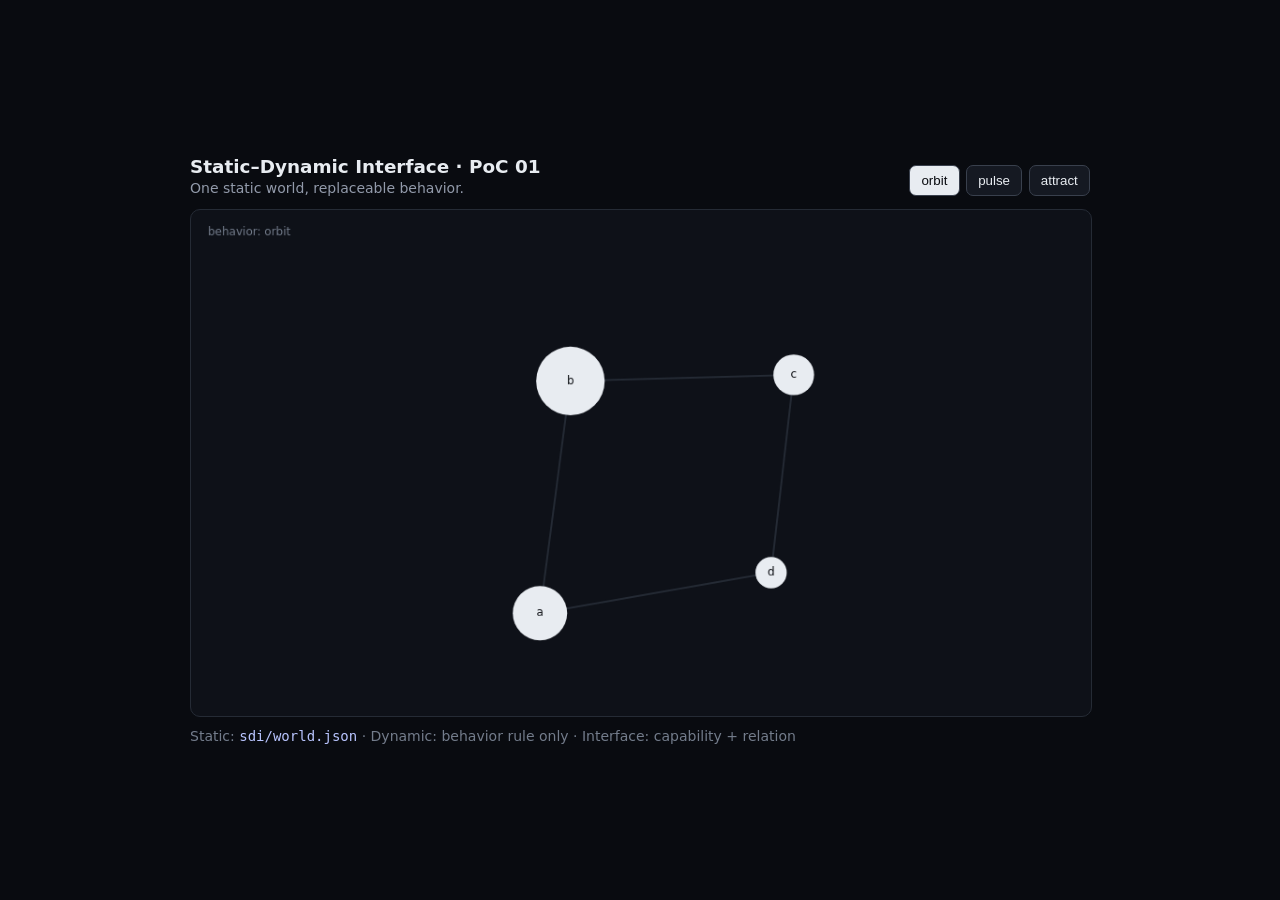
<file: sdi/index.html>
<!doctype html>
<html lang="en">
<head>
<meta charset="utf-8">
<meta name="viewport" content="width=device-width,initial-scale=1">
<title>SDI Animation PoC</title>
<style>
  :root { color-scheme: dark; }
  body { margin:0; min-height:100vh; display:grid; place-items:center; background:#090b10; color:#e8ecf1; font:14px system-ui,sans-serif; }
  main { width:min(900px,94vw); }
  header { display:flex; justify-content:space-between; align-items:end; gap:1rem; margin-bottom:.8rem; }
  h1 { margin:0; font-size:1.15rem; }
  p { margin:.2rem 0 0; color:#929aaa; }
  .controls { display:flex; gap:.4rem; flex-wrap:wrap; }
  button { border:1px solid #39404d; background:#151922; color:#e8ecf1; padding:.45rem .7rem; border-radius:7px; cursor:pointer; }
  button.active { background:#e8ecf1; color:#090b10; }
  canvas { width:100%; aspect-ratio:16/9; display:block; background:#0e1118; border:1px solid #252b35; border-radius:10px; }
  code { color:#b9c5ff; }
  footer { margin-top:.65rem; color:#737c8b; }
</style>
</head>
<body>
<main>
<header>
  <div><h1>Static–Dynamic Interface · PoC 01</h1><p>One static world, replaceable behavior.</p></div>
  <div class="controls" id="controls"></div>
</header>
<canvas id="view" width="960" height="540"></canvas>
<footer>Static: <code>sdi/world.json</code> · Dynamic: behavior rule only · Interface: capability + relation</footer>
</main>
<script>
const canvas = document.querySelector('#view');
const ctx = canvas.getContext('2d');
const controls = document.querySelector('#controls');
let world;
let behavior = 'orbit';
let t = 0;

let behaviors = {};

async function loadWorld() {
  const [worldResponse, behaviorResponse] = await Promise.all([
    fetch('world.json'),
    fetch('behaviors.json')
  ]);
  world = await worldResponse.json();
  const definitions = await behaviorResponse.json();
  behaviors = Object.fromEntries(Object.entries(definitions).map(([name, definition]) => [
    name,
    createBehavior(definition)
  ]));
}

function createBehavior(definition) {
  if (definition.type === 'orbit') {
    return (entity, i, time) => {
      const r = Math.hypot(entity.x, entity.y);
      const base = Math.atan2(entity.y, entity.x);
      const a = base + time * (definition.speed + i * definition.index_speed);
      return { x: Math.cos(a) * r, y: Math.sin(a) * r };
    };
  }
  if (definition.type === 'scale') {
    return (entity, i, time) => {
      const k = definition.base + definition.amplitude * (
        0.5 + 0.5 * Math.sin(time * definition.frequency + i * definition.phase)
      );
      return { x: entity.x * k, y: entity.y * k };
    };
  }
  throw new Error('Unknown behavior type: ' + definition.type);
}

function button(name) {
  const b = document.createElement('button');
  b.textContent = name;
  b.onclick = () => { behavior = name; [...controls.children].forEach(x=>x.classList.remove('active')); b.classList.add('active'); };
  controls.appendChild(b);
  return b;
}
['orbit','pulse','attract'].map(button)[0].classList.add('active');

loadWorld().then(() => requestAnimationFrame(loop));

function point(p) {
  return { x: canvas.width/2 + p.x * 330, y: canvas.height/2 - p.y * 330 };
}
function loop(ms) {
  t = ms / 1000;
  ctx.clearRect(0,0,canvas.width,canvas.height);
  ctx.strokeStyle = '#252b35';
  ctx.lineWidth = 2;
  for (const rel of world.relations) {
    const a = world.entities.find(e=>e.id===rel.from);
    const b = world.entities.find(e=>e.id===rel.to);
    const pa = point(behaviors[behavior](a, world.entities.indexOf(a), t));
    const pb = point(behaviors[behavior](b, world.entities.indexOf(b), t));
    ctx.beginPath(); ctx.moveTo(pa.x,pa.y); ctx.lineTo(pb.x,pb.y); ctx.stroke();
  }
  world.entities.forEach((e,i) => {
    const p = point(behaviors[behavior](e,i,t));
    const pulse = 1 + .08*Math.sin(t*3+i);
    ctx.beginPath(); ctx.arc(p.x,p.y,e.radius*330*pulse,0,Math.PI*2);
    ctx.fillStyle = '#e8ecf1'; ctx.fill();
    ctx.fillStyle = '#090b10'; ctx.font = '12px system-ui'; ctx.textAlign='center'; ctx.textBaseline='middle'; ctx.fillText(e.id,p.x,p.y);
  });
  ctx.fillStyle='#737c8b'; ctx.font='12px system-ui'; ctx.textAlign='left'; ctx.fillText(`behavior: ${behavior}`,18,24);
  requestAnimationFrame(loop);
}
</script>
</body>
</html>
</file>
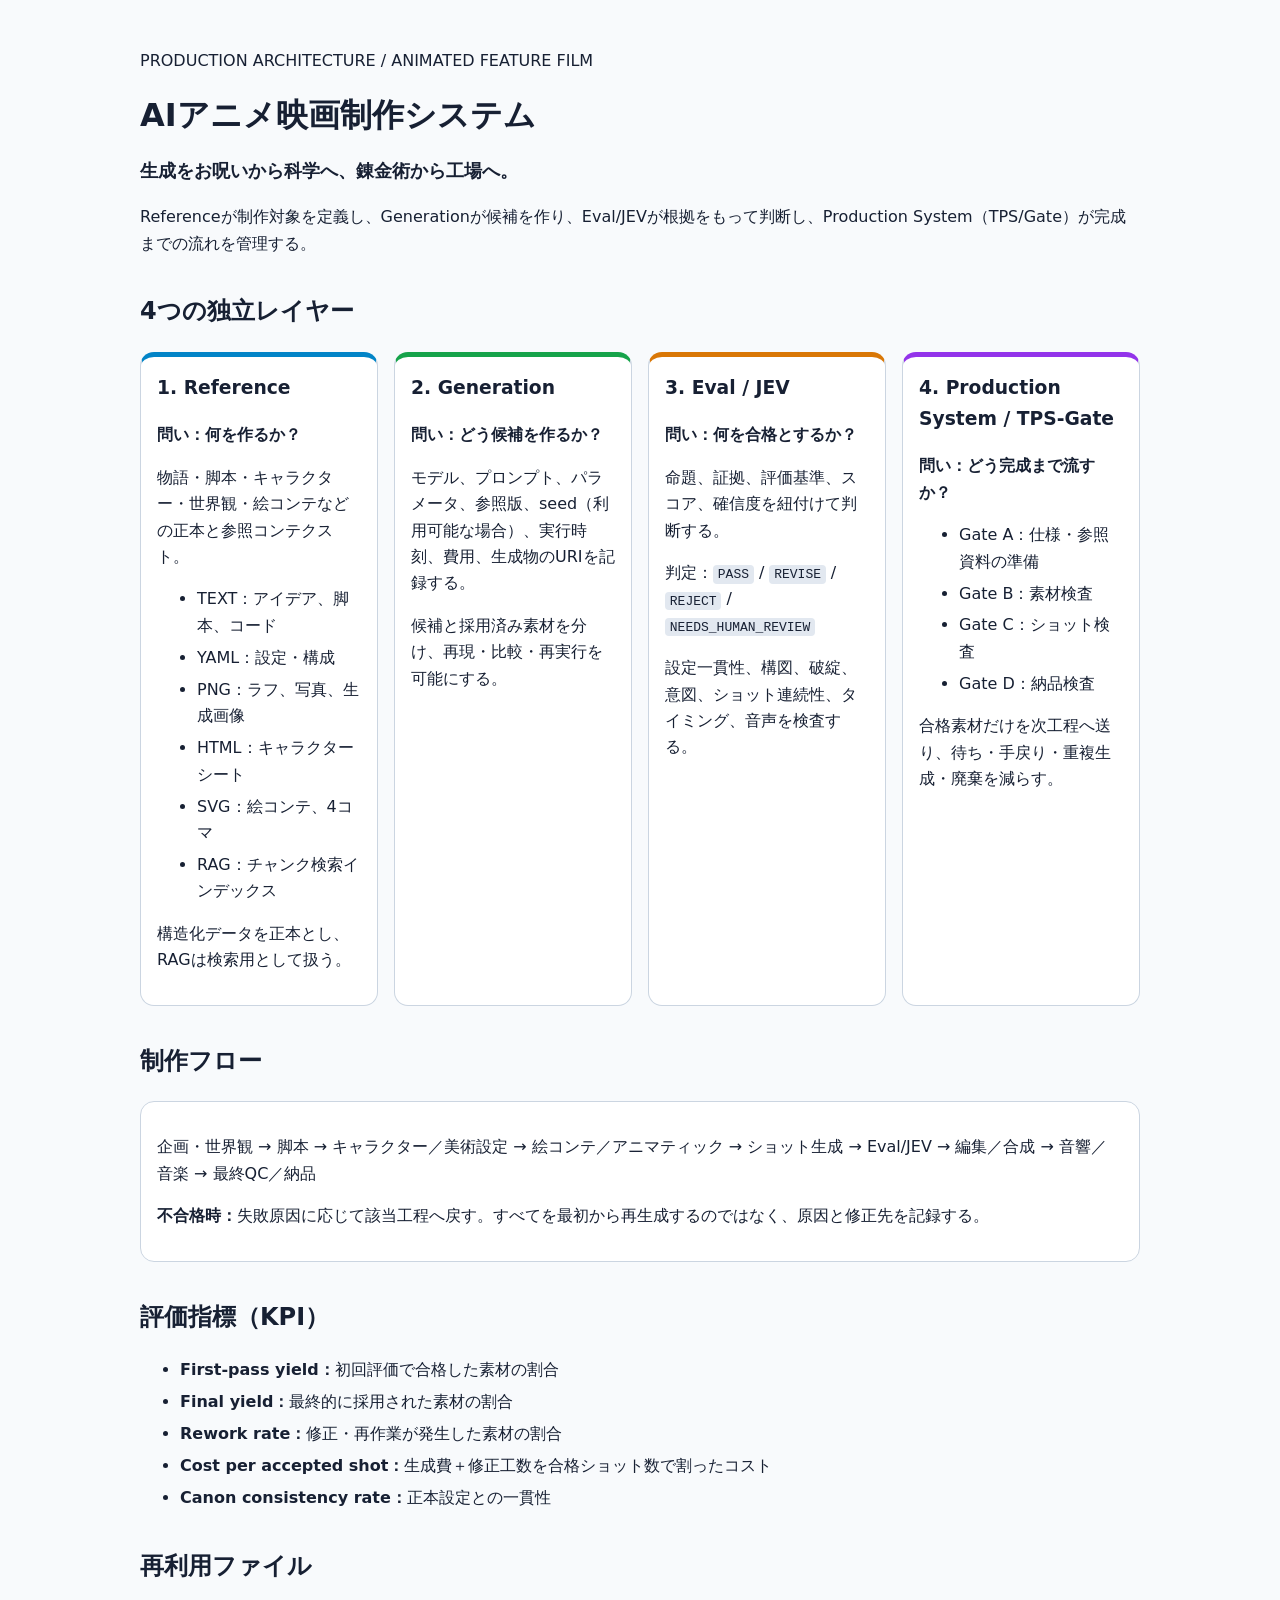
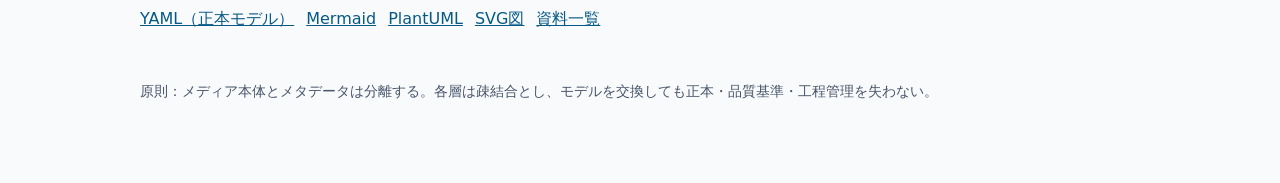
<file: docs/production-system/production-system.html>
<!doctype html>
<html lang="ja">
<head>
  <meta charset="utf-8">
  <meta name="viewport" content="width=device-width, initial-scale=1">
  <title>AIアニメ映画制作システム</title>
  <style>
    :root { color-scheme: light; font-family: system-ui, -apple-system, "Segoe UI", sans-serif; color: #172033; background: #f8fafc; }
    body { margin: 0; line-height: 1.65; }
    main { max-width: 1000px; margin: auto; padding: 2rem 1.25rem 4rem; }
    h1 { line-height: 1.2; } h2 { margin-top: 2.2rem; }
    .thesis { font-size: 1.15rem; font-weight: 700; }
    .layers { display: grid; grid-template-columns: repeat(auto-fit, minmax(210px, 1fr)); gap: 1rem; }
    article, .panel { border: 1px solid #cbd5e1; border-radius: 14px; padding: 1rem; background: white; }
    article h3 { margin-top: 0; }
    .ref { border-top: 5px solid #0284c7; } .gen { border-top: 5px solid #16a34a; }
    .eval { border-top: 5px solid #d97706; } .tps { border-top: 5px solid #9333ea; }
    li { margin: .35rem 0; } code { background: #e2e8f0; padding: .1rem .3rem; border-radius: 4px; }
    .links { display: flex; flex-wrap: wrap; gap: .75rem; }
    a { color: #075985; } footer { margin-top: 3rem; color: #475569; font-size: .9rem; }
  </style>
</head>
<body>
<main>
  <header>
    <p>PRODUCTION ARCHITECTURE / ANIMATED FEATURE FILM</p>
    <h1>AIアニメ映画制作システム</h1>
    <p class="thesis">生成をお呪いから科学へ、錬金術から工場へ。</p>
    <p>Referenceが制作対象を定義し、Generationが候補を作り、Eval/JEVが根拠をもって判断し、Production System（TPS/Gate）が完成までの流れを管理する。</p>
  </header>

  <section aria-labelledby="layers-heading">
    <h2 id="layers-heading">4つの独立レイヤー</h2>
    <div class="layers">
      <article class="ref">
        <h3>1. Reference</h3>
        <p><strong>問い：何を作るか？</strong></p>
        <p>物語・脚本・キャラクター・世界観・絵コンテなどの正本と参照コンテクスト。</p>
        <ul><li>TEXT：アイデア、脚本、コード</li><li>YAML：設定・構成</li><li>PNG：ラフ、写真、生成画像</li><li>HTML：キャラクターシート</li><li>SVG：絵コンテ、4コマ</li><li>RAG：チャンク検索インデックス</li></ul>
        <p>構造化データを正本とし、RAGは検索用として扱う。</p>
      </article>
      <article class="gen">
        <h3>2. Generation</h3>
        <p><strong>問い：どう候補を作るか？</strong></p>
        <p>モデル、プロンプト、パラメータ、参照版、seed（利用可能な場合）、実行時刻、費用、生成物のURIを記録する。</p>
        <p>候補と採用済み素材を分け、再現・比較・再実行を可能にする。</p>
      </article>
      <article class="eval">
        <h3>3. Eval / JEV</h3>
        <p><strong>問い：何を合格とするか？</strong></p>
        <p>命題、証拠、評価基準、スコア、確信度を紐付けて判断する。</p>
        <p>判定：<code>PASS</code> / <code>REVISE</code> / <code>REJECT</code> / <code>NEEDS_HUMAN_REVIEW</code></p>
        <p>設定一貫性、構図、破綻、意図、ショット連続性、タイミング、音声を検査する。</p>
      </article>
      <article class="tps">
        <h3>4. Production System / TPS-Gate</h3>
        <p><strong>問い：どう完成まで流すか？</strong></p>
        <ul><li>Gate A：仕様・参照資料の準備</li><li>Gate B：素材検査</li><li>Gate C：ショット検査</li><li>Gate D：納品検査</li></ul>
        <p>合格素材だけを次工程へ送り、待ち・手戻り・重複生成・廃棄を減らす。</p>
      </article>
    </div>
  </section>

  <section>
    <h2>制作フロー</h2>
    <div class="panel">
      <p>企画・世界観 → 脚本 → キャラクター／美術設定 → 絵コンテ／アニマティック → ショット生成 → Eval/JEV → 編集／合成 → 音響／音楽 → 最終QC／納品</p>
      <p><strong>不合格時：</strong>失敗原因に応じて該当工程へ戻す。すべてを最初から再生成するのではなく、原因と修正先を記録する。</p>
    </div>
  </section>

  <section>
    <h2>評価指標（KPI）</h2>
    <ul>
      <li><strong>First-pass yield：</strong>初回評価で合格した素材の割合</li>
      <li><strong>Final yield：</strong>最終的に採用された素材の割合</li>
      <li><strong>Rework rate：</strong>修正・再作業が発生した素材の割合</li>
      <li><strong>Cost per accepted shot：</strong>生成費＋修正工数を合格ショット数で割ったコスト</li>
      <li><strong>Canon consistency rate：</strong>正本設定との一貫性</li>
    </ul>
  </section>

  <section>
    <h2>再利用ファイル</h2>
    <nav class="links" aria-label="関連資料">
      <a href="./production-system.yaml">YAML（正本モデル）</a>
      <a href="./production-system.mmd">Mermaid</a>
      <a href="./production-system.puml">PlantUML</a>
      <a href="./production-system.svg">SVG図</a>
      <a href="./README.md">資料一覧</a>
    </nav>
  </section>

  <footer>
    <p>原則：メディア本体とメタデータは分離する。各層は疎結合とし、モデルを交換しても正本・品質基準・工程管理を失わない。</p>
  </footer>
</main>
</body>
</html>
</file>
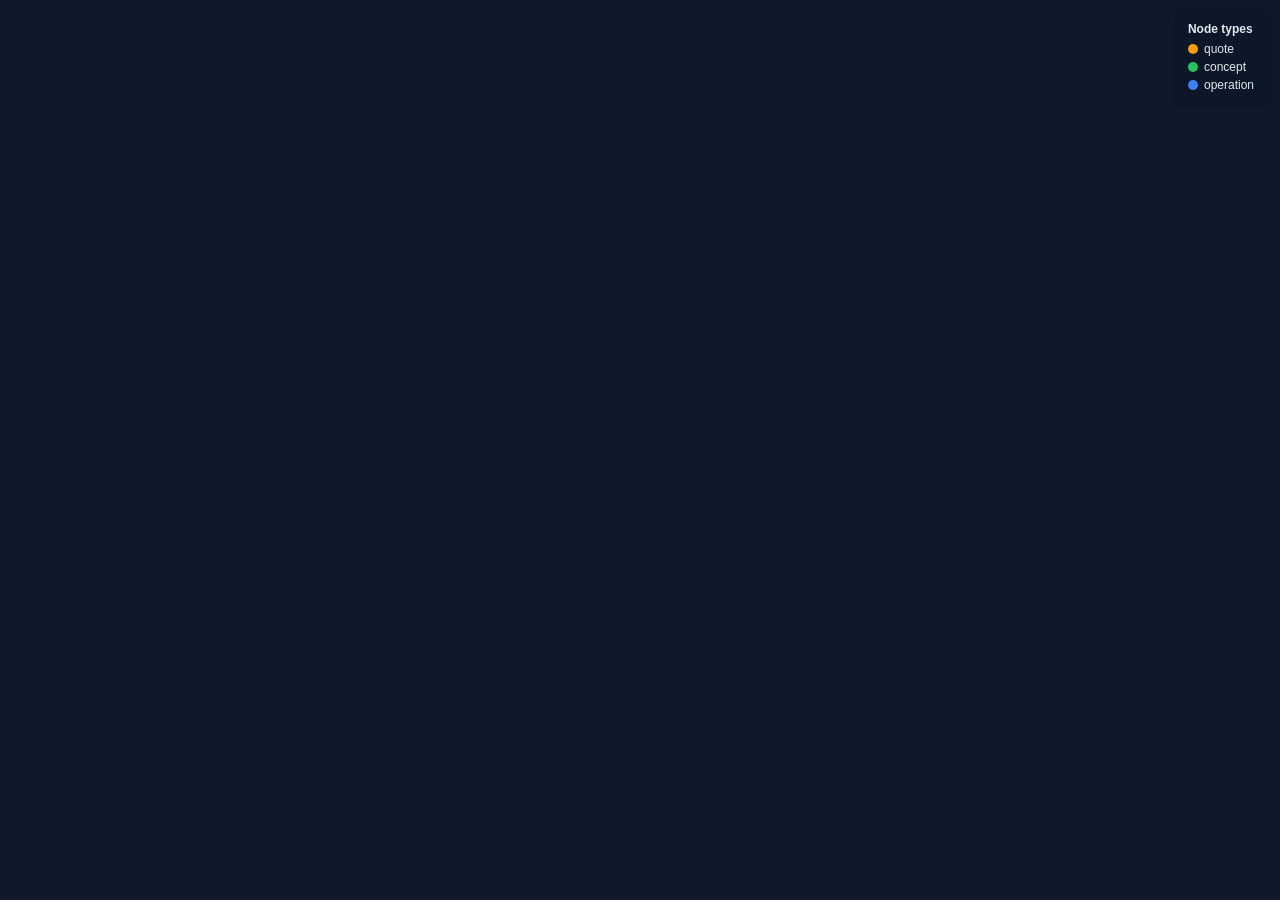
<file: projects/disney-quotes/viz/template.html>
<!DOCTYPE html>
<html lang="ja">
<head>
<meta charset="UTF-8">
<title>DISNEY-QUOTES Network</title>
<meta name="viewport" content="width=device-width, initial-scale=1">
<script src="https://d3js.org/d3.v7.min.js"></script>
<style>
body { margin: 0; background: #0f172a; color: #e2e8f0; font-family: "Hiragino Kaku Gothic ProN", sans-serif; }
#vis { width: 100vw; height: 100vh; }
.legend { position: absolute; top: 12px; right: 12px; background: rgba(15,23,42,0.9); padding: 10px 14px; border-radius: 8px; font-size: 12px; }
.legend h4 { margin: 0 0 6px; font-size: 12px; }
.legend-item { display: flex; align-items: center; gap: 6px; margin: 4px 0; }
.dot { width: 10px; height: 10px; border-radius: 50%; }
#tooltip { position: absolute; pointer-events: none; background: #1e293b; border: 1px solid #334155; border-radius: 6px; padding: 8px; font-size: 12px; display: none; z-index: 10; max-width: 280px; }
.node-label { font-size: 11px; fill: #cbd5e1; pointer-events: none; text-shadow: 0 1px 2px #0f172a; }
</style>
</head>
<body>
<div id="vis"></div>
<div class="legend">
<h4>Node types</h4>
<div class="legend-item"><div class="dot" style="background:#f59e0b"></div>quote</div>
<div class="legend-item"><div class="dot" style="background:#22c55e"></div>concept</div>
<div class="legend-item"><div class="dot" style="background:#3b82f6"></div>operation</div>
</div>
<div id="tooltip"></div>
<script>
const {nodes, edges} = NETWORK_DATA;
const w = document.getElementById('vis').clientWidth, h = document.getElementById('vis').clientHeight;
const svg = d3.select('#vis').append('svg').attr('width', w).attr('height', h);
const color = {quote: '#f59e0b', concept: '#22c55e', operation: '#3b82f6'};
const g = svg.append('g');
const link = g.selectAll('.link').data(edges).enter().append('line')
    .attr('class', 'link').attr('stroke', '#475569').attr('stroke-width', 1);
const node = g.selectAll('.node').data(nodes).enter().append('g')
    .attr('class', 'node').call(d3.drag().on('drag', dragged)).on('click', clicked);
node.append('circle').attr('r', d => d.group === 'quote' ? 8 : 5)
    .attr('fill', d => color[d.group]);
node.append('text').attr('class', 'node-label')
    .attr('dx', 10).attr('dy', 4).text(d => d.label);
d3.forceSimulation(nodes)
    .force('link', d3.forceLink(edges).id(d => d.id).distance(d => d.source.group === d.target.group ? 80 : 140))
    .force('charge', d3.forceManyBody().strength(-400))
    .force('center', d3.forceCenter(w/2, h/2))
    .on('tick', () => {
        link.attr('x1', d => d.source.x).attr('y1', d => d.source.y)
            .attr('x2', d => d.target.x).attr('y2', d => d.target.y);
        node.attr('transform', d => `translate(${d.x},${d.y})`);
        node.select('.node-label').attr('x', d => d.x + 10).attr('y', d => d.y + 4);
    });
function clicked(event, d) {
    const tt = document.getElementById('tooltip');
    if (d.group === 'quote') {
        tt.innerHTML = `<strong>${d.label}</strong><br>${d.author}<br>"${d.text}"`;
    } else if (d.group === 'concept') {
        tt.textContent = 'Concept: ' + d.label;
    } else {
        tt.textContent = 'Operation: ' + d.label;
    }
    tt.style.display = 'block';
    tt.style.left = (event.clientX + 8) + 'px';
    tt.style.top = (event.clientY + 8) + 'px';
}
function dragged(event, d) { d.fx = d.x; d.fy = d.y; }
</script>
</body>
</html>
</file>
